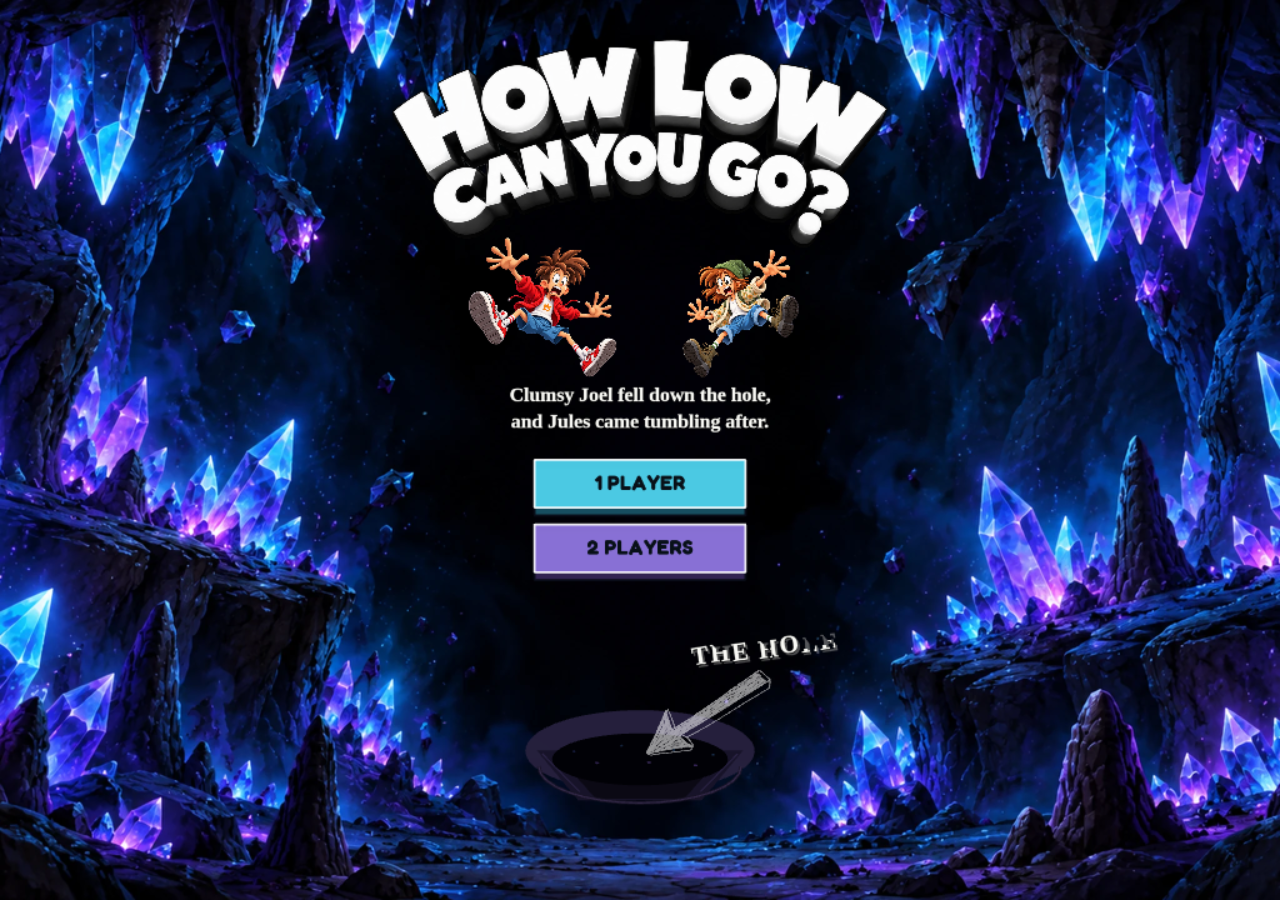
<file: index.html>
<!doctype html>
<html lang="en">
  <head>
    <meta charset="UTF-8" />
    <meta name="viewport" content="width=device-width, initial-scale=1.0, viewport-fit=cover, user-scalable=no" />
    <meta name="theme-color" content="#0b1020" />
    <link rel="icon" type="image/png" href="./images/icon.png" />
    <link rel="apple-touch-icon" href="./images/icon.png" />
    <!-- Fredoka is the splash's first font choice — preloading it makes the
         boot splash and title render on-brand instead of a swap flash. -->
    <link rel="preload" href="./fonts/fredoka-latin.woff2" as="font" type="font/woff2" crossorigin />
    <link rel="canonical" href="https://snappyfoxgames.co.uk" />
    <meta name="description" content="How Low Can You Go? — a Snappy Fox Games title." />
    <title>How Low Can You Go?</title>
    <!-- Poki SDK — loaded unconditionally so the same build serves the site and
         the portal; PlatformBridge no-ops when the SDK is absent. -->
    <script src="https://game-cdn.poki.com/scripts/v2/poki-sdk.js"></script>
    <script type="module" crossorigin src="./assets/index-B7spark01.js"></script>
    <link rel="stylesheet" crossorigin href="./assets/index-Cg9zzPi5.css">
  </head>
  <body>
    <!-- Instant boot splash: pure HTML/CSS so it paints before the JS bundle
         downloads on slow connections. Removed when the game signals it is
         paintable (same moment as Poki's gameLoadingFinished). -->
    <div id="boot-splash" role="status" aria-live="polite" aria-label="How Low Can You Go? loading">
      <img class="bs-logo" src="./images/how-low-can-you-go-logo.webp" alt="How Low Can You Go?" />
      <div class="bs-gauge" role="progressbar" aria-valuemin="0" aria-valuemax="100" aria-valuenow="0" aria-label="Loading progress">
        <div class="bs-fill" id="bs-fill"></div>
        <div class="bs-ticks" aria-hidden="true"></div>
        <div class="bs-sheen" aria-hidden="true"></div>
      </div>
      <div class="bs-depth" id="bs-depth">0m</div>
    </div>
    <style>
      /* Fredoka (OFL — license in public/fonts/OFL.txt) — self-hosted because
         the portals forbid external requests. Declared here, not in the bundled
         CSS, so ./fonts resolves relative to the PAGE under any deploy subpath. */
      @font-face {
        font-family: "Fredoka";
        src: url("./fonts/fredoka-latin.woff2") format("woff2");
        font-weight: 300 700;
        font-style: normal;
        font-display: swap;
      }
      @font-face {
        font-family: "Fredoka";
        src: url("./fonts/fredoka-latin-ext.woff2") format("woff2");
        font-weight: 300 700;
        font-style: normal;
        font-display: swap;
        unicode-range: U+0100-02BA, U+02BD-02C5, U+02C7-02CC, U+02CE-02D7, U+02DD-02FF, U+0304, U+0308, U+0329, U+1D00-1DBF, U+1E00-1E9F, U+1EF2-1EFF, U+2020, U+20A0-20AB, U+20AD-20C0, U+2113, U+2C60-2C7F, U+A720-A7FF;
      }
      #boot-splash {
        position: fixed; inset: 0; z-index: 999;
        display: flex; flex-direction: column; align-items: center; justify-content: center;
        gap: 30px; background: #0b0a10; color: #ffd76a;
        font-family: "Fredoka", "Trebuchet MS", system-ui, sans-serif;
        transition: opacity 0.25s ease;
      }
      #boot-splash.done { opacity: 0; pointer-events: none; }
      .bs-logo { width: min(72vw, 380px); height: auto; }
      .bs-gauge {
        width: min(64vw, 300px); height: 18px; border-radius: 10px;
        background: #171521; border: 2px solid #37324a;
        overflow: hidden; position: relative;
        box-shadow: inset 0 2px 4px rgba(0,0,0,0.6), 0 1px 0 rgba(255,255,255,0.05);
      }
      .bs-fill {
        height: 100%; width: 0%;
        background: linear-gradient(180deg, #ffe9a8 0%, #ffd76a 45%, #e8b23a 100%);
        box-shadow: 0 0 10px rgba(255, 215, 106, 0.45);
        transition: width 0.2s ease-out;
      }
      .bs-ticks {
        position: absolute; inset: 0;
        background: repeating-linear-gradient(90deg,
          transparent 0 14px, rgba(11,10,16,0.55) 14px 16px);
      }
      .bs-sheen {
        position: absolute; inset: 0;
        background: linear-gradient(115deg, transparent 30%, rgba(255,255,255,0.16) 48%, transparent 62%);
        background-size: 250% 100%;
        animation: bs-sheen 1.6s linear infinite;
      }
      @keyframes bs-sheen {
        0% { background-position: 120% 0; }
        100% { background-position: -40% 0; }
      }
      .bs-depth { font-size: 17px; font-weight: 700; color: #ffd76a; letter-spacing: 0.06em; }
      @media (prefers-reduced-motion: reduce) {
        .bs-sheen { animation: none; }
      }
    </style>
    <script>
      // Loading expressed as a descent: 0% = 0m, 100% = 100,000m. The bar
      // crawls to 65% while the JS bundle is in flight (the honest floor);
      // __bootProgress then reports real BOOT-tier progress and completion.
      (function () {
        var fill = document.getElementById("bs-fill");
        var depth = document.getElementById("bs-depth");
        var gauge = document.querySelector(".bs-gauge");
        var shown = 0, target = 0, start = performance.now();
        window.__bootP = 0;
        window.__bootProgress = function (p) { window.__bootP = p * 100; };
        function tick(now) {
          var t = Math.min(1, (now - start) / 4500);
          var crawl = 65 * (1 - Math.pow(1 - t, 2));
          target = Math.max(crawl, window.__bootP);
          shown += (target - shown) * 0.14;
          var p = Math.min(100, shown);
          fill.style.width = p + "%";
          depth.textContent = Math.round(p * 1000).toLocaleString("en-GB") + "m";
          gauge.setAttribute("aria-valuenow", String(Math.round(p)));
          if (!document.getElementById("boot-splash")) return;
          requestAnimationFrame(tick);
        }
        requestAnimationFrame(tick);
      })();
    </script>
    <div id="root"></div>
  </body>
</html>
</file>
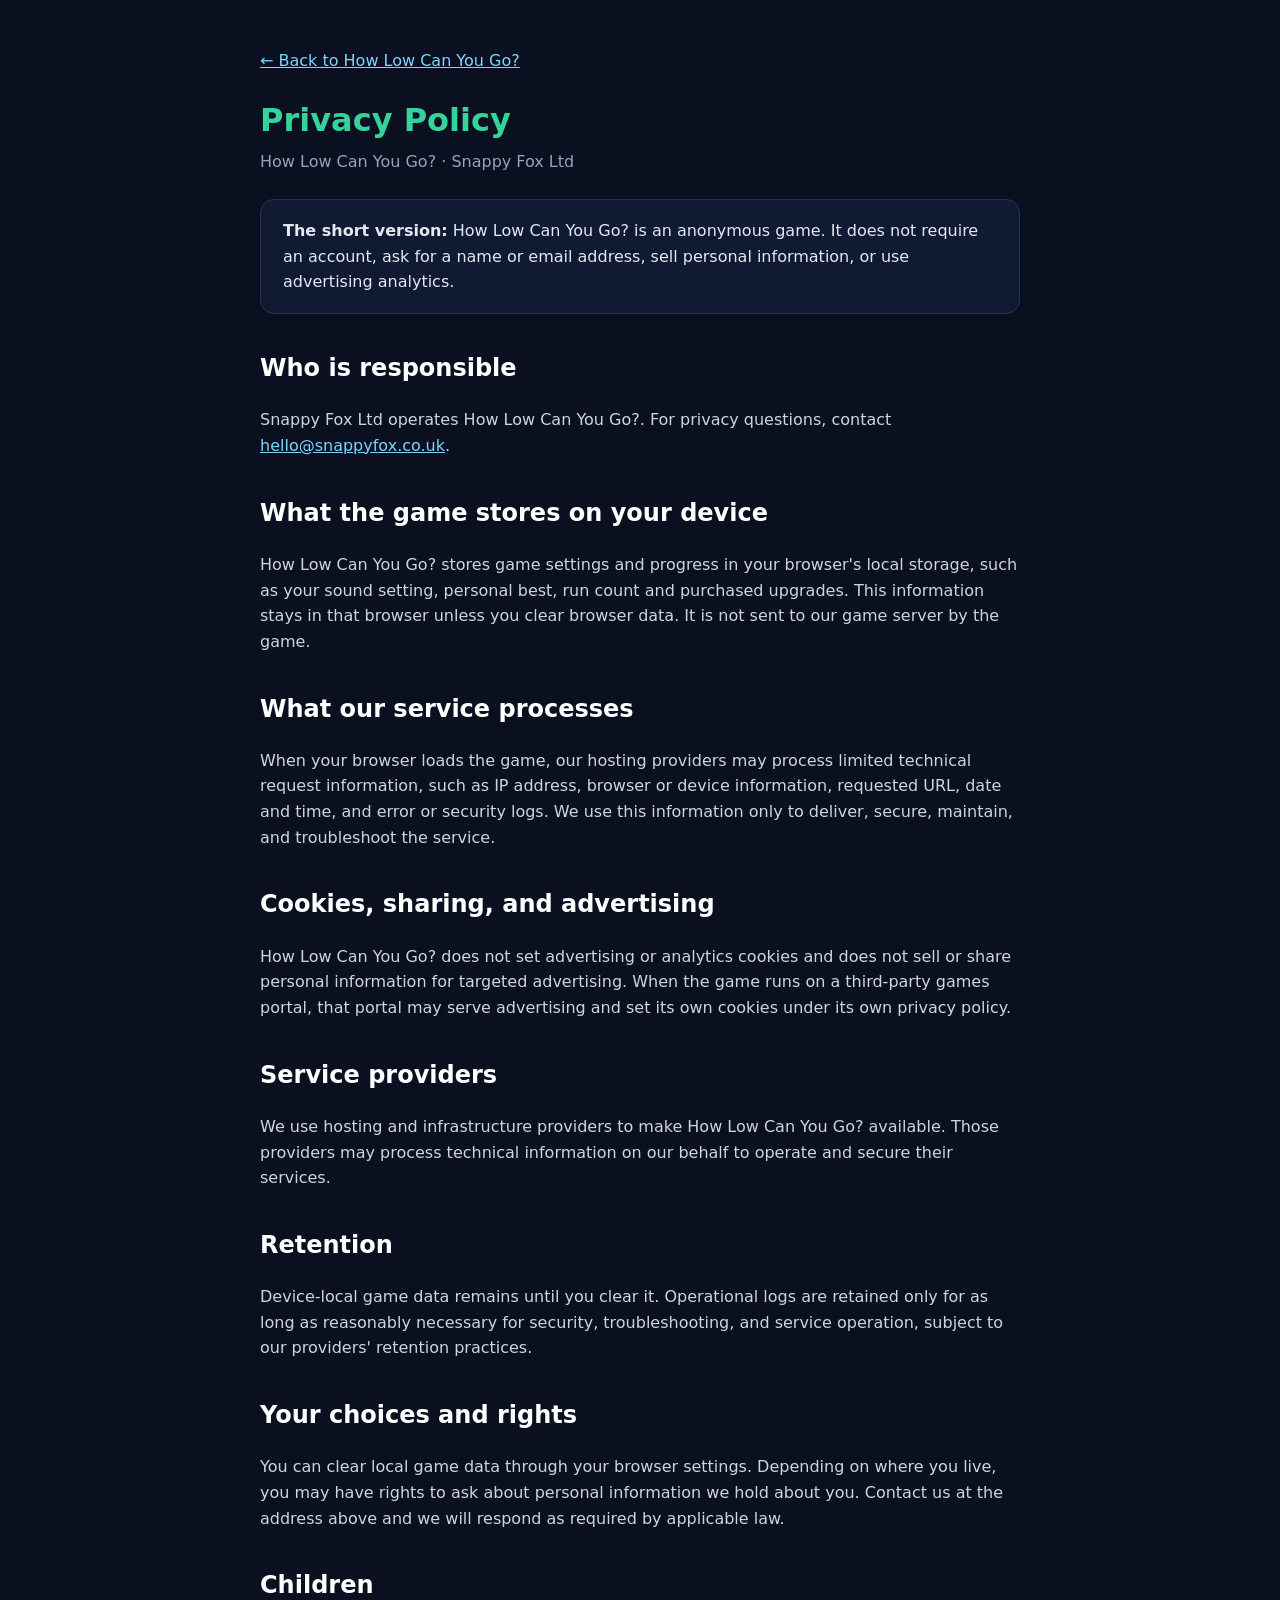
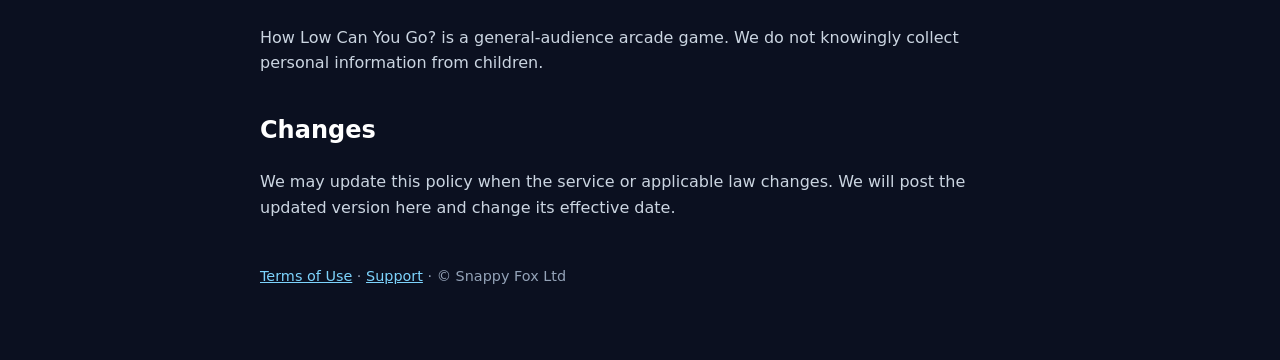
<file: privacy.html>
<!doctype html>
<html lang="en">
  <head>
    <meta charset="utf-8" />
    <meta name="viewport" content="width=device-width, initial-scale=1" />
    <meta name="theme-color" content="#0b1020" />
    <link rel="icon" type="image/png" href="./images/icon.png" />
    <link rel="canonical" href="https://snappyfoxgames.co.uk/privacy" />
    <meta name="description" content="How How Low Can You Go? handles browser storage and limited technical information." />
    <title>How Low Can You Go? Privacy Policy</title>
    <style>body{margin:0;background:#0b1020;color:#e2e8f0;font:16px/1.6 system-ui,-apple-system,"Segoe UI",sans-serif}main{max-width:760px;margin:auto;padding:48px 24px 72px}a{color:#7dd3fc}h1{color:#34d399;margin-bottom:0}h2{margin-top:2.2rem;color:#fff}p,li{color:#cbd5e1}.eyebrow{color:#94a3b8;margin-top:.2rem}.card{background:#111a33;border:1px solid #263555;border-radius:14px;padding:18px 22px;margin:24px 0}footer{margin-top:44px;color:#94a3b8;font-size:.9rem}</style>
  </head>
  <body>
    <main>
      <a href="/">← Back to How Low Can You Go?</a>
      <h1>Privacy Policy</h1>
      <p class="eyebrow">How Low Can You Go? · Snappy Fox Ltd</p>
      <div class="card"><strong>The short version:</strong> How Low Can You Go? is an anonymous game. It does not require an account, ask for a name or email address, sell personal information, or use advertising analytics.</div>

      <h2>Who is responsible</h2>
      <p>Snappy Fox Ltd operates How Low Can You Go?. For privacy questions, contact <a href="mailto:hello@snappyfox.co.uk">hello@snappyfox.co.uk</a>.</p>

      <h2>What the game stores on your device</h2>
      <p>How Low Can You Go? stores game settings and progress in your browser's local storage, such as your sound setting, personal best, run count and purchased upgrades. This information stays in that browser unless you clear browser data. It is not sent to our game server by the game.</p>

      <h2>What our service processes</h2>
      <p>When your browser loads the game, our hosting providers may process limited technical request information, such as IP address, browser or device information, requested URL, date and time, and error or security logs. We use this information only to deliver, secure, maintain, and troubleshoot the service.</p>

      <h2>Cookies, sharing, and advertising</h2>
      <p>How Low Can You Go? does not set advertising or analytics cookies and does not sell or share personal information for targeted advertising. When the game runs on a third-party games portal, that portal may serve advertising and set its own cookies under its own privacy policy.</p>

      <h2>Service providers</h2>
      <p>We use hosting and infrastructure providers to make How Low Can You Go? available. Those providers may process technical information on our behalf to operate and secure their services.</p>

      <h2>Retention</h2>
      <p>Device-local game data remains until you clear it. Operational logs are retained only for as long as reasonably necessary for security, troubleshooting, and service operation, subject to our providers' retention practices.</p>

      <h2>Your choices and rights</h2>
      <p>You can clear local game data through your browser settings. Depending on where you live, you may have rights to ask about personal information we hold about you. Contact us at the address above and we will respond as required by applicable law.</p>

      <h2>Children</h2>
      <p>How Low Can You Go? is a general-audience arcade game. We do not knowingly collect personal information from children.</p>

      <h2>Changes</h2>
      <p>We may update this policy when the service or applicable law changes. We will post the updated version here and change its effective date.</p>
      <footer><a href="./terms.html">Terms of Use</a> · <a href="./support.html">Support</a> · © Snappy Fox Ltd</footer>
    </main>
  </body>
</html>
</file>
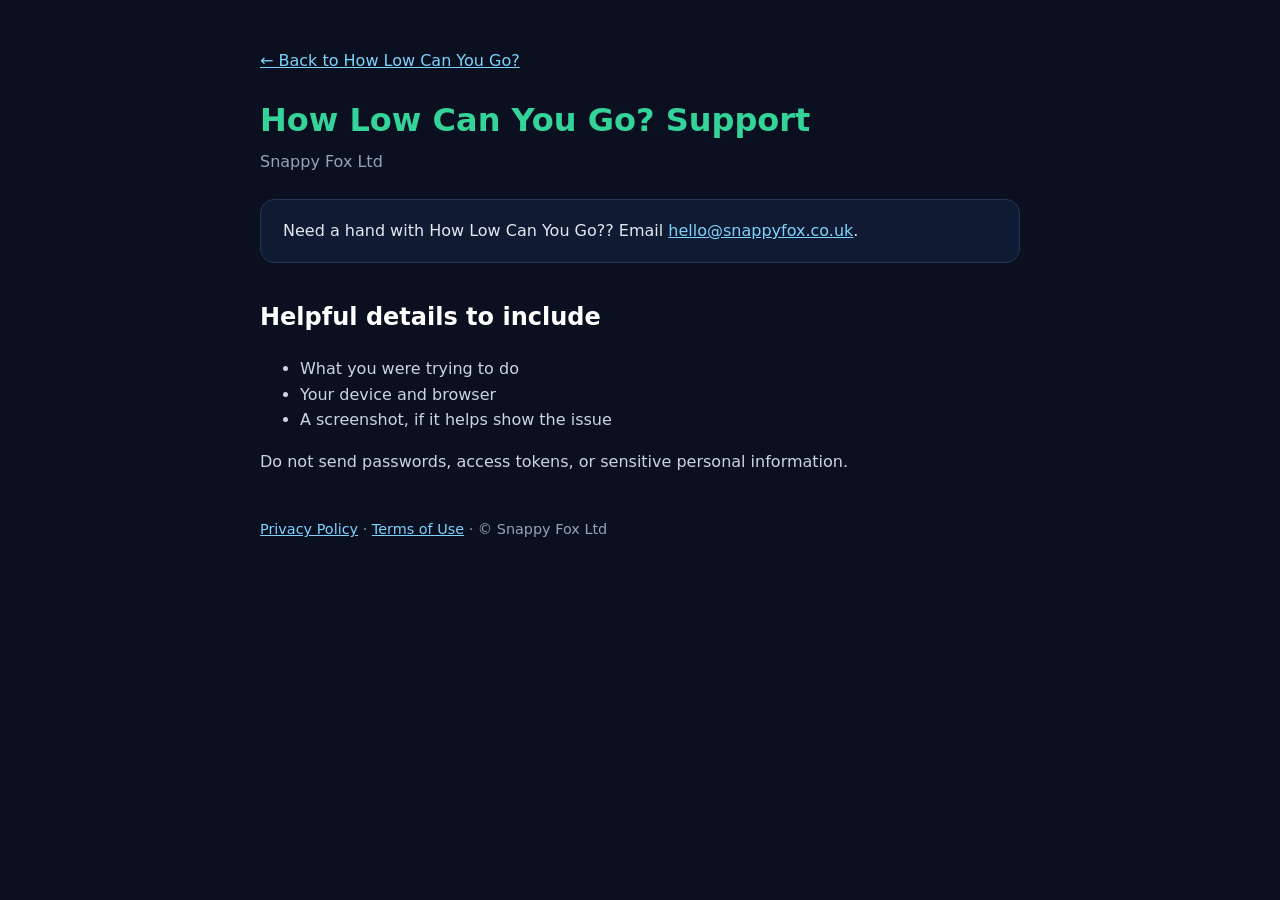
<file: support.html>
<!doctype html>
<html lang="en">
  <head>
    <meta charset="utf-8" />
    <meta name="viewport" content="width=device-width, initial-scale=1" />
    <meta name="theme-color" content="#0b1020" />
    <link rel="icon" type="image/png" href="./images/icon.png" />
    <link rel="canonical" href="https://snappyfoxgames.co.uk/support" />
    <meta name="description" content="How Low Can You Go? support and contact information from Snappy Fox Ltd." />
    <title>How Low Can You Go? Support</title>
    <style>body{margin:0;background:#0b1020;color:#e2e8f0;font:16px/1.6 system-ui,-apple-system,"Segoe UI",sans-serif}main{max-width:760px;margin:auto;padding:48px 24px 72px}a{color:#7dd3fc}h1{color:#34d399;margin-bottom:0}h2{margin-top:2.2rem;color:#fff}p,li{color:#cbd5e1}.eyebrow{color:#94a3b8;margin-top:.2rem}.card{background:#111a33;border:1px solid #263555;border-radius:14px;padding:18px 22px;margin:24px 0}footer{margin-top:44px;color:#94a3b8;font-size:.9rem}</style>
  </head>
  <body>
    <main>
      <a href="/">← Back to How Low Can You Go?</a>
      <h1>How Low Can You Go? Support</h1>
      <p class="eyebrow">Snappy Fox Ltd</p>
      <div class="card">Need a hand with How Low Can You Go?? Email <a href="mailto:hello@snappyfox.co.uk">hello@snappyfox.co.uk</a>.</div>
      <h2>Helpful details to include</h2>
      <ul><li>What you were trying to do</li><li>Your device and browser</li><li>A screenshot, if it helps show the issue</li></ul>
      <p>Do not send passwords, access tokens, or sensitive personal information.</p>
      <footer><a href="./privacy.html">Privacy Policy</a> · <a href="./terms.html">Terms of Use</a> · © Snappy Fox Ltd</footer>
    </main>
  </body>
</html>
</file>
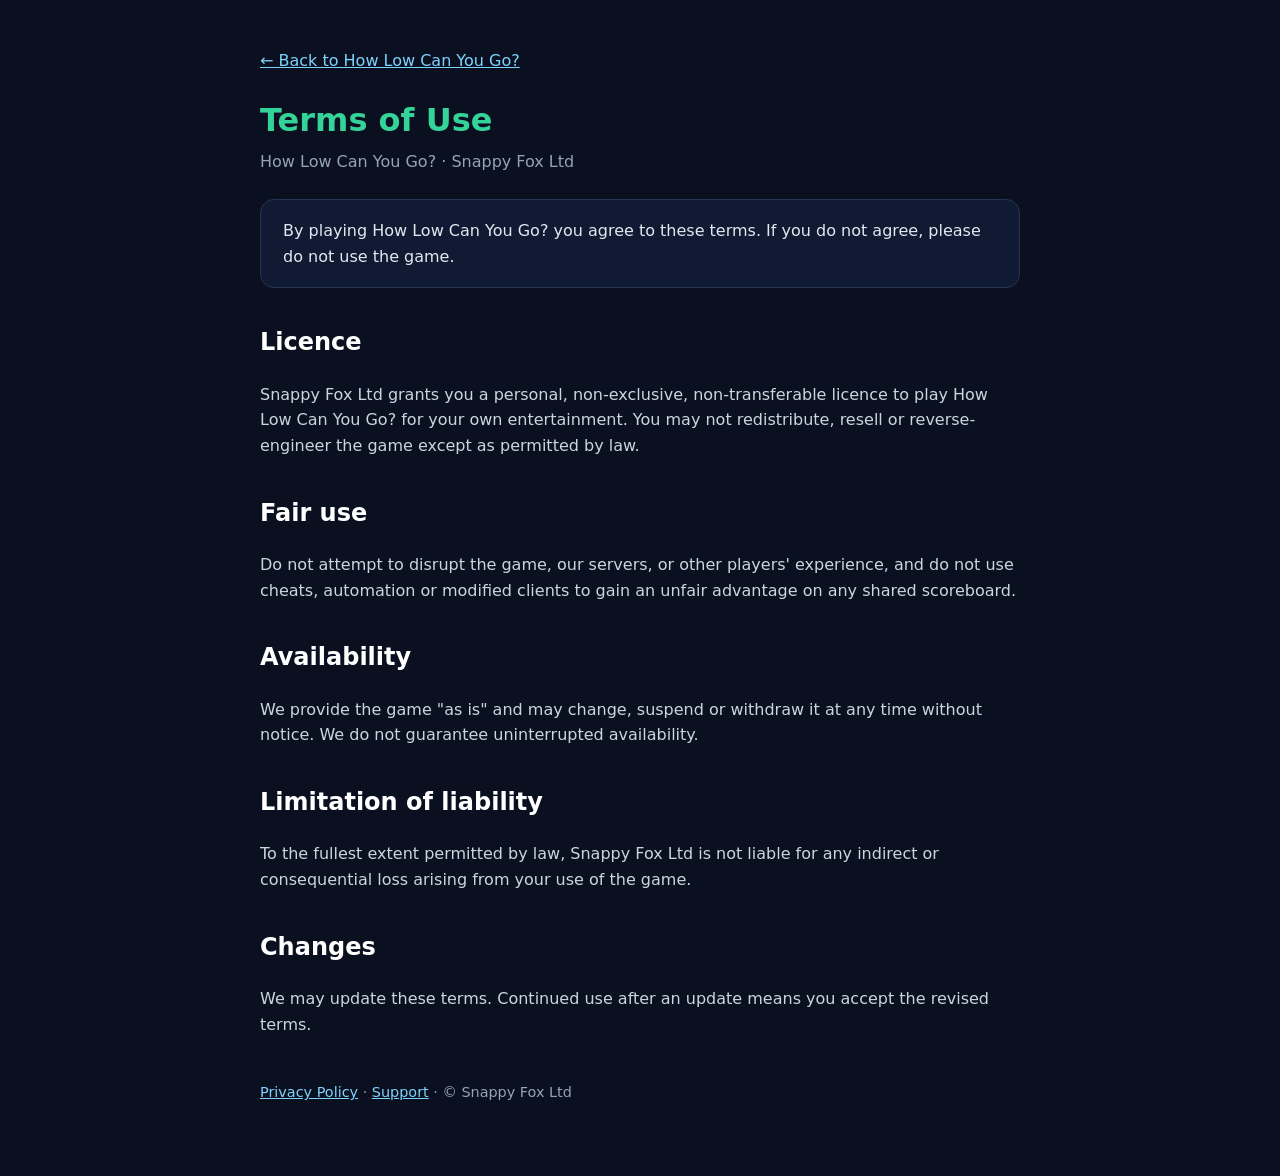
<file: terms.html>
<!doctype html>
<html lang="en">
  <head>
    <meta charset="utf-8" />
    <meta name="viewport" content="width=device-width, initial-scale=1" />
    <meta name="theme-color" content="#0b1020" />
    <link rel="icon" type="image/png" href="./images/icon.png" />
    <link rel="canonical" href="https://snappyfoxgames.co.uk/terms" />
    <meta name="description" content="Terms of use for How Low Can You Go? by Snappy Fox Ltd." />
    <title>How Low Can You Go? Terms of Use</title>
    <style>body{margin:0;background:#0b1020;color:#e2e8f0;font:16px/1.6 system-ui,-apple-system,"Segoe UI",sans-serif}main{max-width:760px;margin:auto;padding:48px 24px 72px}a{color:#7dd3fc}h1{color:#34d399;margin-bottom:0}h2{margin-top:2.2rem;color:#fff}p,li{color:#cbd5e1}.eyebrow{color:#94a3b8;margin-top:.2rem}.card{background:#111a33;border:1px solid #263555;border-radius:14px;padding:18px 22px;margin:24px 0}footer{margin-top:44px;color:#94a3b8;font-size:.9rem}</style>
  </head>
  <body>
    <main>
      <a href="/">← Back to How Low Can You Go?</a>
      <h1>Terms of Use</h1>
      <p class="eyebrow">How Low Can You Go? · Snappy Fox Ltd</p>
      <div class="card">By playing How Low Can You Go? you agree to these terms. If you do not agree, please do not use the game.</div>

      <h2>Licence</h2>
      <p>Snappy Fox Ltd grants you a personal, non-exclusive, non-transferable licence to play How Low Can You Go? for your own entertainment. You may not redistribute, resell or reverse-engineer the game except as permitted by law.</p>

      <h2>Fair use</h2>
      <p>Do not attempt to disrupt the game, our servers, or other players' experience, and do not use cheats, automation or modified clients to gain an unfair advantage on any shared scoreboard.</p>

      <h2>Availability</h2>
      <p>We provide the game "as is" and may change, suspend or withdraw it at any time without notice. We do not guarantee uninterrupted availability.</p>

      <h2>Limitation of liability</h2>
      <p>To the fullest extent permitted by law, Snappy Fox Ltd is not liable for any indirect or consequential loss arising from your use of the game.</p>

      <h2>Changes</h2>
      <p>We may update these terms. Continued use after an update means you accept the revised terms.</p>
      <footer><a href="./privacy.html">Privacy Policy</a> · <a href="./support.html">Support</a> · © Snappy Fox Ltd</footer>
    </main>
  </body>
</html>
</file>
<file: assets/index-Cg9zzPi5.css>
*{box-sizing:border-box}html,body,#root{height:100%;height:100dvh;margin:0;background:#0b0a10;overflow:hidden;font-family:Fredoka,system-ui,-apple-system,sans-serif;-webkit-tap-highlight-color:transparent;touch-action:none;overscroll-behavior:none}.game-frame{position:relative;height:100%;height:100dvh;display:flex;align-items:center;justify-content:center}.game-canvas{position:relative;width:100%;height:100%}.game-canvas canvas{display:block}.overlay{position:absolute;inset:0;display:flex;flex-direction:column;align-items:center;justify-content:center;gap:12px;background:radial-gradient(ellipse at 50% 39%,rgba(27,106,136,.2),transparent 47%),radial-gradient(ellipse at 50% 80%,rgba(113,57,153,.16),transparent 50%),#070812d6;backdrop-filter:blur(5px);color:#f4f1ea;text-align:center;padding:24px;z-index:10;animation:overlay-in .18s ease-out;overflow-y:auto;touch-action:pan-y}.overlay-crystals{position:absolute;left:50%;top:0;bottom:0;width:min(700px,96vw);transform:translate(-50%);overflow:hidden;pointer-events:none}.overlay-crystals i{position:absolute;width:40px;height:52px;background:url(../../art/gameplay/topsoil-gem-v1.webp) center / contain no-repeat;opacity:.7;filter:drop-shadow(0 0 14px rgba(61,218,241,.6));animation:crystal-drift 5s ease-in-out infinite}.overlay-crystals i:nth-child(1){left:4%;top:30%;transform:rotate(-18deg) scale(.8)}.overlay-crystals i:nth-child(2){right:4%;top:27%;transform:rotate(14deg) scale(.95);animation-delay:-1.7s}.overlay-crystals i:nth-child(3){left:2%;top:58%;transform:rotate(12deg) scale(.6);animation-delay:-3.1s}.overlay-crystals i:nth-child(4){right:2%;top:62%;transform:rotate(-14deg) scale(.68);animation-delay:-2.3s}.overlay-crystals i:nth-child(5){left:12%;top:44%;transform:rotate(22deg) scale(.42);animation-delay:-4.2s}.overlay-crystals i:nth-child(6){right:13%;top:47%;transform:rotate(-20deg) scale(.38);animation-delay:-.9s}@keyframes crystal-drift{0%,to{translate:0 0;opacity:.45}50%{translate:0 -9px;opacity:.82}}@keyframes overlay-in{0%{opacity:0;transform:scale(1.03)}to{opacity:1;transform:none}}.results-hero{position:relative;z-index:1;display:flex;align-items:stretch;justify-content:center;gap:18px;width:min(570px,92vw);min-height:150px}.results-side{display:flex;flex-direction:column;justify-content:space-between;gap:10px;text-align:left;min-width:0;padding:4px 0 10px}.run-haul{display:flex;gap:10px;align-self:flex-start}.haul-chip{display:inline-flex;align-items:center;gap:8px;padding:7px 16px;border-radius:12px;background:linear-gradient(180deg,#1d3f58,#10283f);border:2px solid rgba(126,240,228,.4);box-shadow:0 4px #040c14e6,0 0 22px #7ef0e429;font-size:24px;font-weight:900;letter-spacing:.03em;color:#7ef0e4}.haul-chip img{display:block;width:30px;height:30px;object-fit:contain}.haul-amber{border-color:#ffc76673;box-shadow:0 4px #040c14e6,0 0 18px #ffc76624;color:#ffc766}.results-joel{flex:0 0 clamp(82px,12vw,116px);height:clamp(132px,23vmin,184px);display:grid;place-items:center;filter:drop-shadow(0 10px 18px rgba(0,0,0,.46));transform-origin:50% 90%;animation:joel-idle 3.6s ease-in-out infinite}.results-joel img{display:block;width:100%;height:100%;object-fit:contain}.results-headline{min-width:0}@keyframes joel-idle{0%,to{transform:translateY(0) rotate(0)}50%{transform:translateY(-5px) rotate(-1deg)}}.depth-final{margin:0;font-size:clamp(48px,8vmin,76px);font-weight:900;letter-spacing:.02em;color:#fff;text-shadow:0 3px 24px rgba(54,210,237,.22),0 4px 24px rgba(0,0,0,.6)}.score-label{margin:0 0 -8px;font-size:13px;font-weight:900;letter-spacing:.32em;color:#a8c9d8}.best-line{margin:0;font-size:20px;color:#ffd979;font-weight:700}.new-best{color:#7df0ff}.overlay-actions{position:relative;z-index:1;display:flex;gap:12px;margin:16px 0 6px}.retry-hint{margin:0;font-size:13px;letter-spacing:.3em;color:#6f6880}button{font:inherit;border:0;cursor:pointer;border-radius:12px;padding:14px 30px;font-weight:800;letter-spacing:.06em}button.primary{background:linear-gradient(180deg,#ffe48a,#ffd25b);color:#241a05;font-size:20px;box-shadow:0 6px #ae8030,0 0 28px #ffcf5d3d;transition:transform .14s ease,filter .14s ease,box-shadow .14s ease}button.primary:hover{filter:brightness(1.06);transform:translateY(-2px)}button.primary:active{transform:translateY(3px);box-shadow:0 3px #b8923a}button.primary:disabled{opacity:.4;cursor:default;box-shadow:none}button.secondary{background:#7ef0e41a;color:#7ef0e4;font-size:16px;box-shadow:inset 0 0 0 2px #7ef0e452,0 4px #0000004d;transition:transform .14s ease,filter .14s ease}button.secondary:hover{filter:brightness(1.18);transform:translateY(-2px)}button.secondary:active{transform:translateY(2px);box-shadow:inset 0 0 0 2px #7ef0e452}button.secondary.ready{animation:upgrades-ready 1.6s ease-in-out infinite}@keyframes upgrades-ready{0%,to{box-shadow:inset 0 0 0 2px #7ef0e452,0 4px #0000004d}50%{box-shadow:inset 0 0 0 2px #7ef0e4bf,0 4px #0000004d,0 0 26px #7ef0e473}}button.ghost{background:#ffffff1f;color:#f4f1ea;font-size:17px}button.ghost:hover{background:#fff3}.shop{position:relative;z-index:1;display:flex;flex-direction:column;align-items:center;gap:8px;margin-top:2px}.shop-screen{gap:14px;margin-top:10px}.shop-bank{margin:0;font-size:13px;font-weight:900;letter-spacing:.22em;color:#9cb2c4}.shop-bank strong{color:#7ef0e4;font-size:16px}.shop-row{display:flex;flex-wrap:wrap;justify-content:center;gap:8px;max-width:min(560px,92vw)}.shop-card{display:flex;flex-direction:column;align-items:center;gap:4px;width:158px;padding:10px 10px 9px;border-radius:10px;background:linear-gradient(145deg,#1b293dd6,#171525db);color:#c1cedd;border:1px solid rgba(146,166,204,.16);transition:transform .14s ease,border-color .14s ease,background .14s ease}.shop-card.can-buy{border-color:#6ae8edb3;background:linear-gradient(145deg,#22718159,#272243e0);color:#f4f1ea;box-shadow:0 0 14px #6ae8ed38,inset 0 0 10px #6ae8ed14}.shop-card.can-buy:hover{transform:translateY(-2px);background:linear-gradient(145deg,#22879675,#332853f0)}.shop-card:disabled{cursor:default}.shop-card:not(.can-buy){opacity:.55}.shop-name{font-size:12px;font-weight:900;letter-spacing:.08em}.shop-pips{display:flex;gap:5px}.shop-pips i{width:8px;height:8px;border-radius:50%;background:#ffffff2e}.shop-pips i.on{background:#7ef0e4;box-shadow:0 0 6px #7ef0e4b3}.shop-desc{font-size:11px;line-height:1.3;min-height:43px;color:#b9b3c9}.shop-cost{font-size:14px;font-weight:800;color:#ffd76a;margin-top:auto}.shop-card.can-buy .shop-cost{color:#7ef0e4}.shop-nudge{margin:0;font-size:12px;font-weight:800;letter-spacing:.14em;color:#ffd76a}.card-nudge{margin-top:20px}@media(max-width:520px){.overlay{gap:10px;padding:16px 12px}.results-hero{gap:4px;min-height:120px}.results-joel{flex-basis:76px;height:128px}.score-label{font-size:10px;letter-spacing:.24em}.depth-final{font-size:clamp(44px,13vw,60px)}.best-line{font-size:14px}.run-haul{gap:6px}.haul-chip{font-size:18px;padding:5px 12px}.haul-chip img{width:23px;height:23px}.shop-row{gap:6px}.shop-card{width:min(148px,44vw);padding:9px 7px}.shop-nudge{font-size:10px;letter-spacing:.08em}}@media(prefers-reduced-motion:reduce){.results-joel,.overlay-crystals i{animation:none}}
</file>
